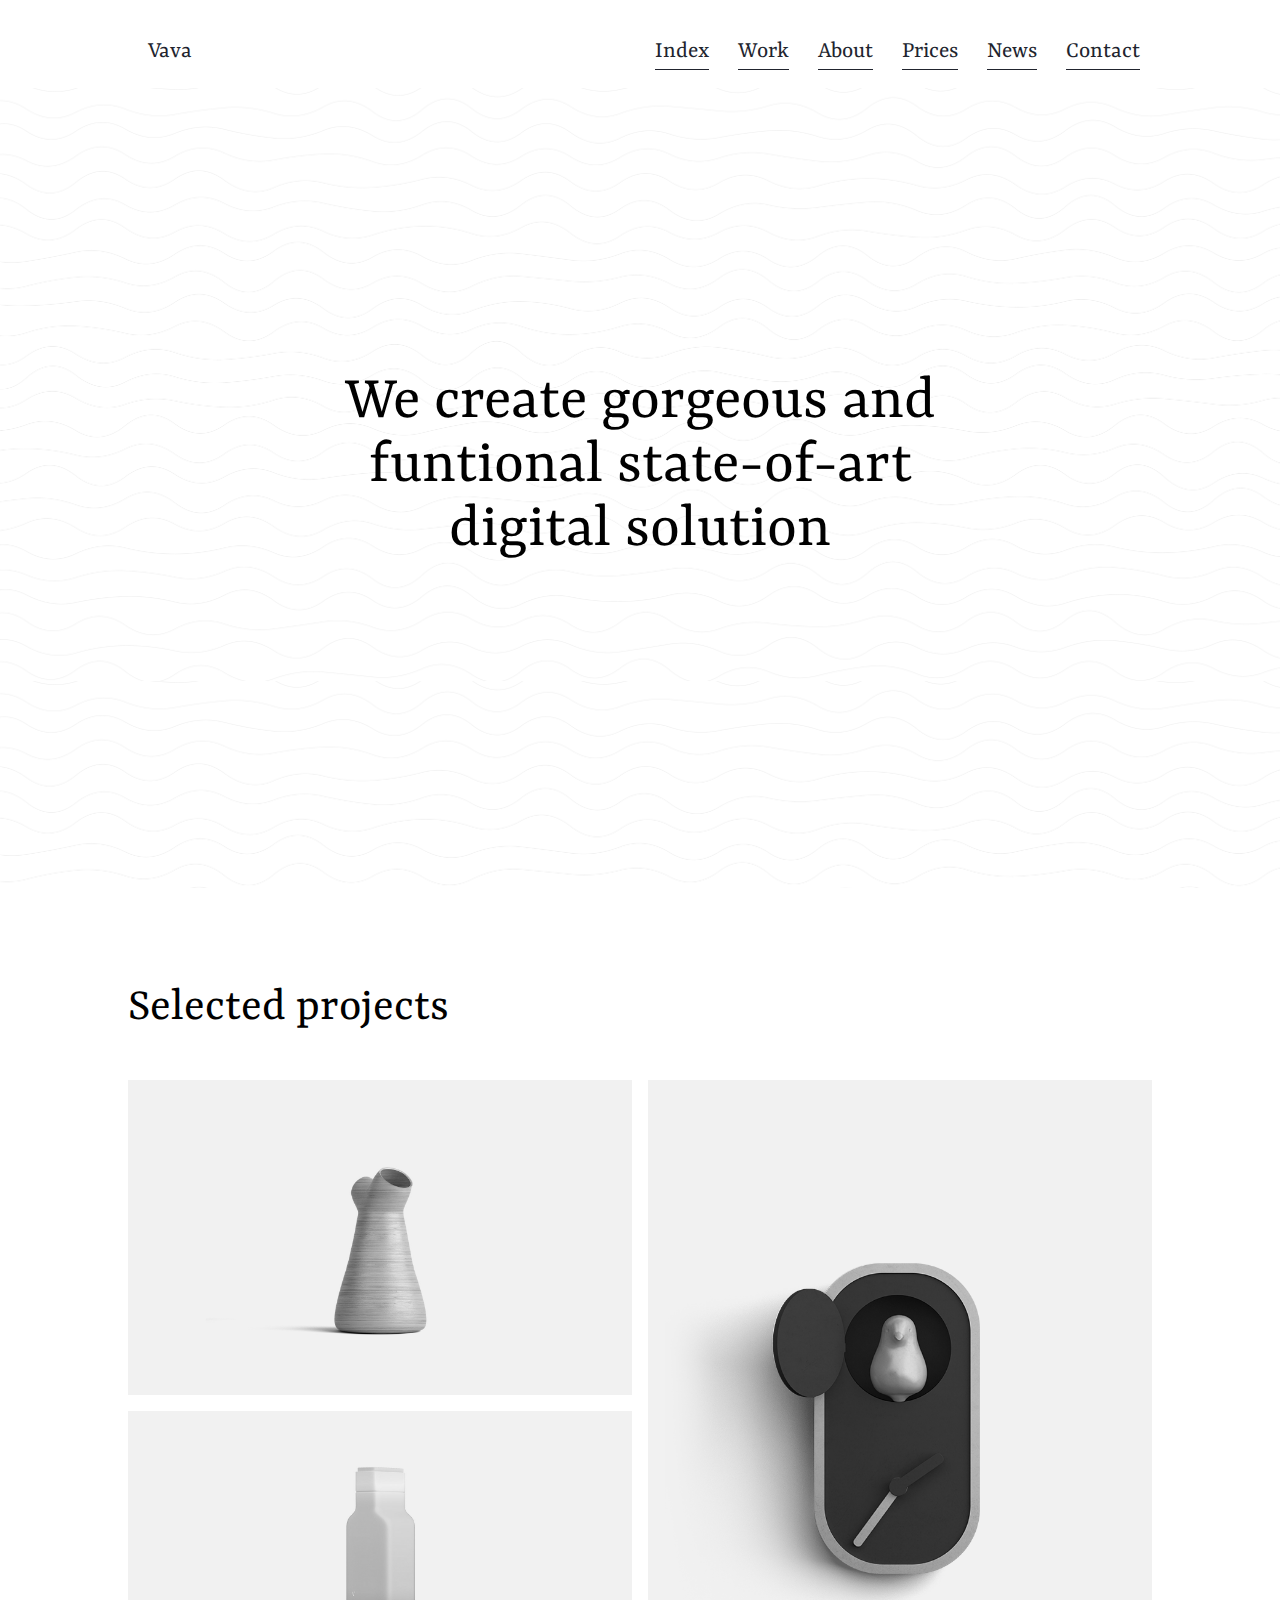
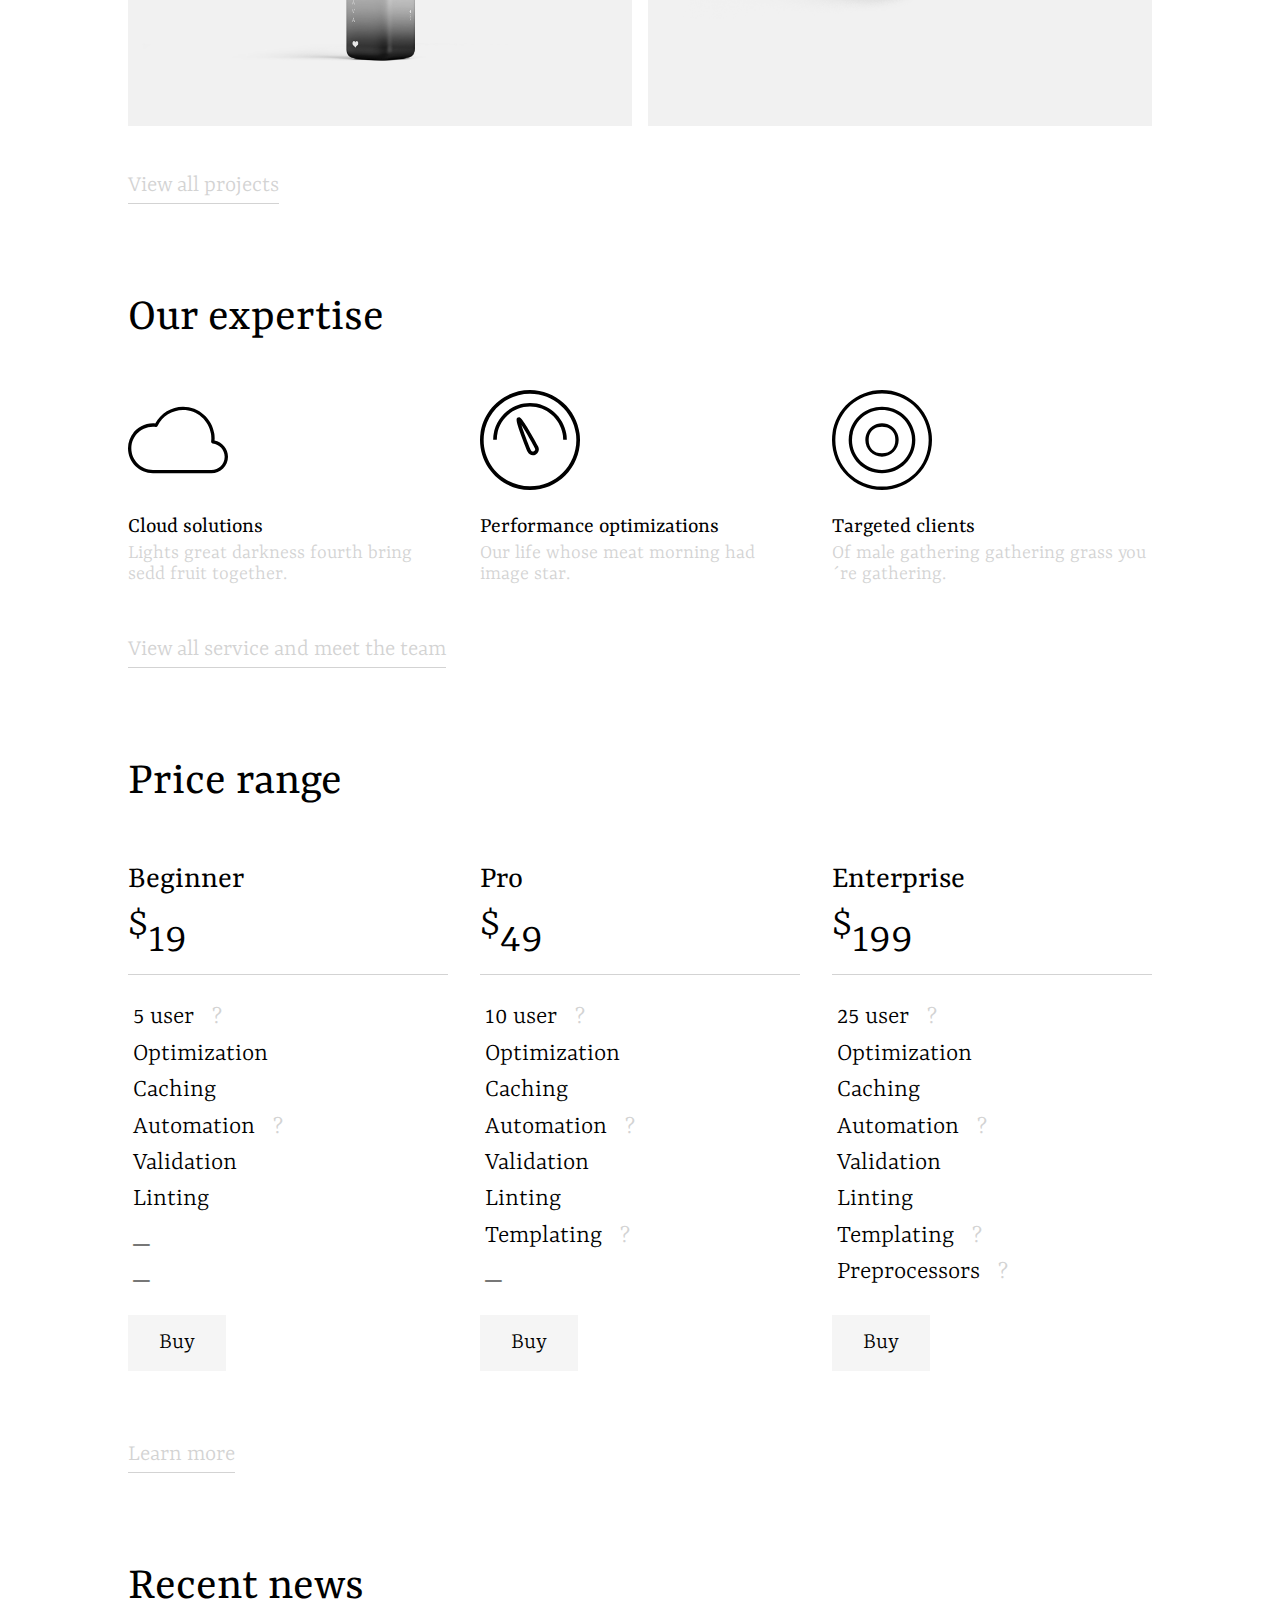
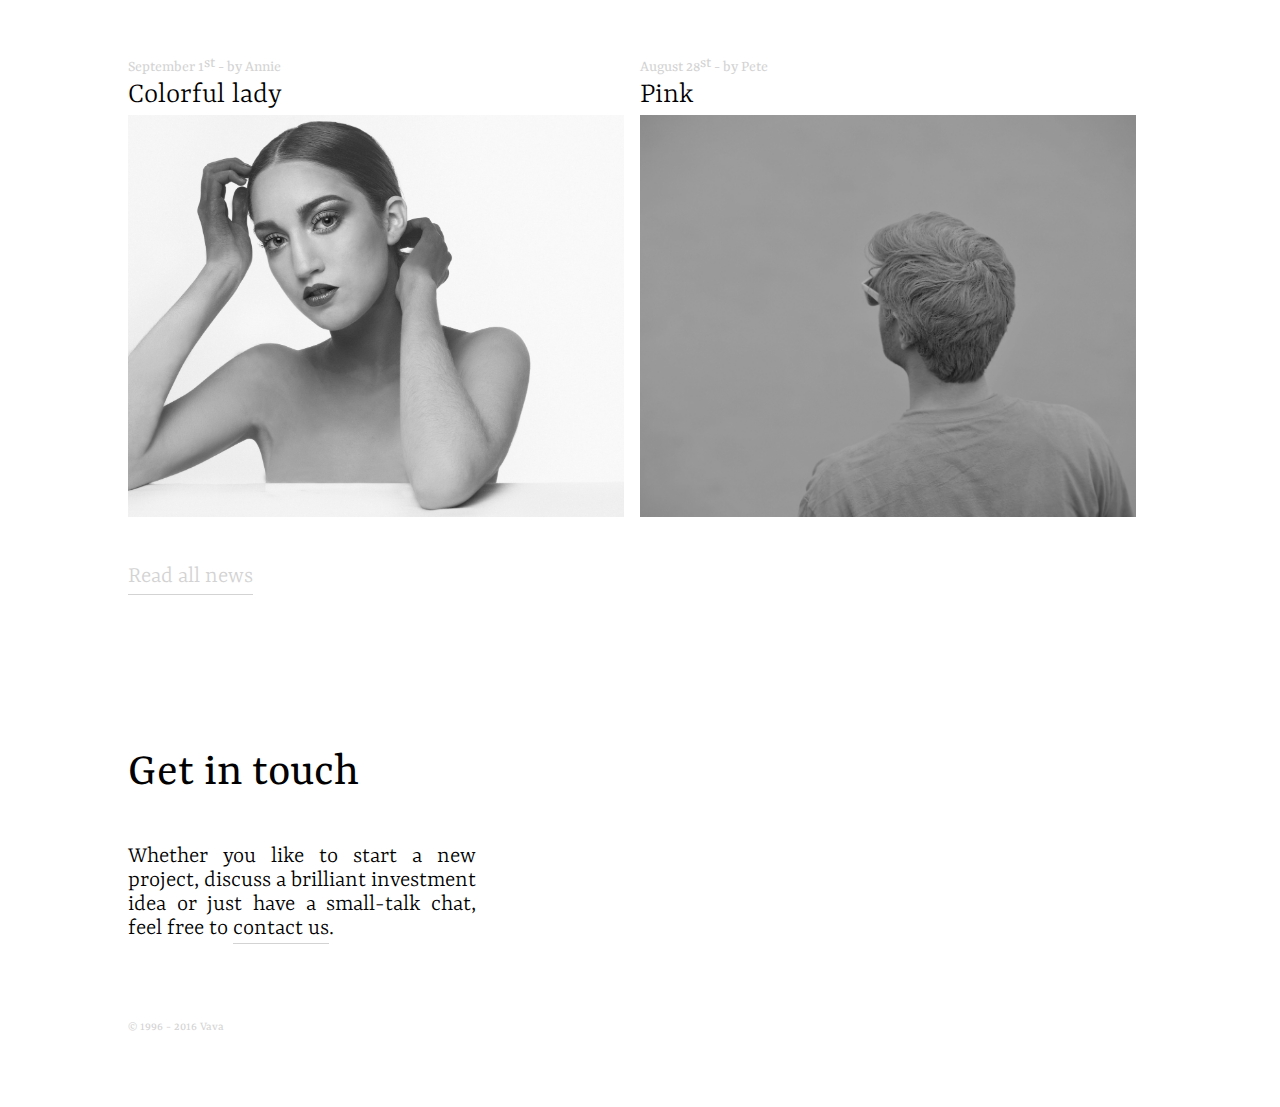
<file: index.html>
<!DOCTYPE html>
<html lang="en">

<head>
    <meta charset="UTF-8">
    <meta name="viewport" content="width=device-width, initial-scale=1.0">
    <title>Vava</title>
    <script src="https://code.jquery.com/jquery-3.5.1.min.js"
        integrity="sha256-9/aliU8dGd2tb6OSsuzixeV4y/faTqgFtohetphbbj0=" crossorigin="anonymous"></script>

    <link rel="stylesheet" href="css/style.css">

</head>

<body>
    <div class="wrapper" id="top">
        <header>
            <nav>
                <div class="container">
                    <div class="logo">
                        <a href="#">Vava</a>
                    </div>
                    <div class="menumovil-top">
                        <a href="#">Menu</a>
                        <div class="menulogo">
                            <div></div>
                            <div></div>
                            <div></div>
                        </div>
                    </div>
                    <ul class="menu-top">
                        <li><a class="activo" href="#"><span>Index</span></a></li>
                        <li><a href="#"><span>Work</span></a></li>
                        <li><a href="about.html"><span>About</span> </a></li>
                        <li><a href="#"><span>Prices</span></a></li>
                        <li><a href="#"><span>News</span></a></li>
                        <li><a href="#"><span>Contact</span></a></li>
                    </ul>


                </div>
            </nav>
        </header>
        <main>
            <section class="presentacion">
                <h1>We create gorgeous and funtional state-of-art digital solution</h1>
            </section>
            <div class="container">
                <section class="projects">
                    <h2>Selected projects</h2>
                    <div class="grid">
                        <div class="item-a">
                            <img src="images/vase-wooden.jpg">
                        </div>
                        <div class="item-b">
                            <img src="images/coo-coo-clock.png">
                        </div>
                        <div class="item-c">
                            <img src="images/bottle-gradient-2.jpg">
                        </div>
                    </div>
                    <a href="#"><span>View all projects</span></a>
                </section>
                <section class="ourexpertise">
                    <h2>Our expertise</h2>
                    <div class="grid">
                        <div>
                            <svg height="100" viewBox="0 0 30 30" width="100" xmlns="http://www.w3.org/2000/svg">
                                <path
                                    d="M16.5 5c-3.51.005-6.686 1.973-8.33 5.05-.222-.02-.444-.05-.67-.05C3.352 10 0 13.364 0 17.5S3.364 25 7.5 25H25c2.756 0 5-2.244 5-5 0-2.398-1.734-4.373-4.04-4.836.016-.22.04-.494.04-.664C26 9.28 21.74 5 16.5 5zm0 1c4.7 0 8.5 3.8 8.5 8.5-.002.322-.022.643-.06.963-.035.28.167.53.447.558C27.44 16.22 29 17.938 29 20c0 2.215-1.785 4-4 4H7.5C3.904 24 1 21.096 1 17.5c0-3.594 2.902-6.498 6.496-6.5.285.002.57.023.852.063.214.03.424-.08.52-.276C10.287 7.862 13.247 6.005 16.5 6z" />
                            </svg>
                            <h3>Cloud solutions</h3>
                            <p>Lights great darkness fourth bring sedd fruit together.</p>
                        </div>
                        <div>
                            <svg version="1.1" id="Capa_1" xmlns="http://www.w3.org/2000/svg"
                                xmlns:xlink="http://www.w3.org/1999/xlink" x="0px" y="0px" width="100" height="100"
                                viewBox="0 0 611.989 611.989" style="enable-background:new 0 0 611.989 611.989;"
                                xml:space="preserve">
                                <g>
                                    <g id="Shape_17">
                                        <g>
                                            <path d="M305.995,0C137.277,0,0,137.277,0,305.995s137.277,305.995,305.995,305.995c168.728,0,305.995-137.277,305.995-305.995
                                       C612,137.277,474.723,0,305.995,0z M305.995,589.631c-156.397,0-283.636-127.239-283.636-283.636
                                       c0-156.397,127.25-283.636,283.636-283.636c156.397,0,283.636,127.239,283.636,283.636
                                       C589.631,462.392,462.392,589.631,305.995,589.631z M305.995,79.039c-124.312,0-225.454,102.454-225.454,225.442h22.358
                                       c0-111.814,91.103-203.083,203.084-203.083c111.98,0,203.084,91.27,203.084,203.083h22.358
                                       C531.447,181.493,430.317,79.039,305.995,79.039z M304.937,255.312c-51.761-87.82-59.83-87.82-67.62-87.82l-3.239,0.156
                                       l-2.271,1.08c-10.939,5.197-15.414,12.821,19.833,109.01c16.682,45.529,36.236,93.629,39.686,100.896
                                       c5.943,12.554,18.764,20.656,32.652,20.656h0.012c5.364,0,10.562-1.169,15.436-3.483c8.726-4.129,15.314-11.408,18.553-20.5
                                       c3.238-9.081,2.76-18.887-1.38-27.601C353.305,340.717,329.121,296.346,304.937,255.312z M336.922,367.783
                                       c-1.246,3.461-3.739,6.232-7.066,7.812c-1.87,0.868-3.84,1.324-5.876,1.324c-5.309,0-10.184-3.083-12.454-7.868
                                       c-7.601-16.037-42.613-104.825-57.982-154.472c28.702,43.326,75.255,126.649,82.856,142.686
                                       C337.969,360.594,338.157,364.333,336.922,367.783z" />
                                        </g>
                                    </g>
                            </svg>
                            <h3>Performance optimizations</h3>
                            <p>Our life whose meat morning had image star.</p>
                        </div>
                        <div>
                            <svg version="1.1" id="Capa_1" xmlns="http://www.w3.org/2000/svg"
                                xmlns:xlink="http://www.w3.org/1999/xlink" x="0px" y="0px" width="100" height="100"
                                viewBox="0 0 612 612" style="enable-background:new 0 0 612 612;" xml:space="preserve">
                                <g>
                                    <g id="Shape_383">
                                        <g>
                                            <path
                                                d="M306,204.123c-56.334,0-102,45.625-102,101.857c0,56.273,45.666,101.898,102,101.898c56.335,0,102-45.614,102-101.898
				                            C408,249.737,362.335,204.123,306,204.123z M306,387.508c-50.072,0-81.6-31.508-81.6-81.519c0-50.01,31.528-81.487,81.6-81.487
				                            c50.072,0,81.6,31.477,81.6,81.487C387.6,355.99,356.072,387.508,306,387.508z M306,102.225c-112.669,0-204,91.218-204,203.755
				                            c0,112.537,91.331,203.775,204,203.775c112.669,0,204-91.238,204-203.775C510,193.443,418.669,102.225,306,102.225z M306,489.365
				                            c-101.398,0-183.6-82.09-183.6-183.386c0-101.276,82.202-183.365,183.6-183.365s183.6,82.089,183.6,183.365
				                            C489.6,407.275,407.398,489.365,306,489.365z M306,0.347C136.996,0.347,0,137.19,0,305.979c0,168.83,136.996,305.674,306,305.674
				                            c168.993,0,306-136.844,306-305.674C612,137.19,474.993,0.347,306,0.347z M306,591.284c-160.548,0-285.6-124.92-285.6-285.295
				                            C20.4,145.636,145.452,20.716,306,20.716s285.6,124.919,285.6,285.263C591.6,466.364,466.548,591.284,306,591.284z" />
                                        </g>
                                    </g>
                                </g>
                            </svg>
                            <h3>Targeted clients</h3>
                            <p>Of male gathering gathering grass you´re gathering.</p>
                        </div>
                    </div>
                    <a href="#"><span>View all service and meet the team</span></a>
                </section>
                <section class="pricerange">
                    <h2>Price range</h2>
                    <div class="grid">
                        <div>
                            <h3>Beginner</h3>
                            <p><sup>$</sup>19</p>
                            <article>
                                <ul>
                                    <li>5 user <span>&nbsp ?</span></li>
                                    <li>Optimization</li>
                                    <li>Caching</li>
                                    <li>Automation <span>&nbsp ?</span></li>
                                    <li>Validation</li>
                                    <li>Linting</li>
                                    <li>_</li>
                                    <li>_</li>
                                </ul>
                                <div>
                                    <a href="" class="boton">Buy</a>
                                </div>
                            </article>
                        </div>
                        <div>
                            <h3>Pro</h3>
                            <p><sup>$</sup>49</p>
                            <article>
                                <ul>
                                    <li>10 user <span>&nbsp ?</span></li>
                                    <li>Optimization</li>
                                    <li>Caching</li>
                                    <li>Automation <span>&nbsp ?</span></li>
                                    <li>Validation</li>
                                    <li>Linting</li>
                                    <li>Templating <span>&nbsp ?</span></li>
                                    <li>_</li>
                                </ul>
                                <div>
                                    <a href="" class="boton">Buy</a>
                                </div>
                            </article>
                        </div>
                        <div>
                            <h3>Enterprise</h3>
                            <p><sup>$</sup>199</p>
                            <article>
                                <ul>
                                    <li>25 user <span>&nbsp ?</span></li>
                                    <li>Optimization</li>
                                    <li>Caching</li>
                                    <li>Automation <span>&nbsp ?</span></li>
                                    <li>Validation</li>
                                    <li>Linting</li>
                                    <li>Templating <span>&nbsp ?</span></li>
                                    <li>Preprocessors <span>&nbsp ?</span></li>
                                </ul>
                                <div>
                                    <a href="" class="boton">Buy</a>
                                </div>
                            </article>
                        </div>
                    </div>
                    <a href="#"><span>Learn more</span></a>
                </section>
                <section class="recentnews">
                    <h2>Recent news</h2>
                    <div class="flex">
                        <article>
                            <h5>September 1<sup>st</sup> - by Annie</h5>
                            <h4>Colorful lady</h4>
                            <figure>
                                <img src="images/colorful-lady.jpg" alt="">
                            </figure>
                        </article>
                        <article>
                            <h5>August 28<sup>st</sup> - by Pete</h5>
                            <h4>Pink</h4>
                            <figure>
                                <img src="images/pink.jpg" alt="">
                            </figure>
                        </article>
                    </div>
                    <a href="#"><span>Read all news</span></a>
                </section>
                <section class="getintouch">
                    <h2>Get in touch</h2>
                    <p>Whether you like to start a new project, discuss a brilliant investment idea or just have a
                        small-talk chat, feel free to <a href="mailto:viva@viva.com"> <span>contact us</span></a>.</p>
                </section>
            </div>
        </main>
        <footer>
            <div class="container">
                <p> &#169 1996 - 2016 Vava</p>
            </div>
        </footer>
    </div>

    <script src="js/final.js"></script>


</body>

</html>
</file>
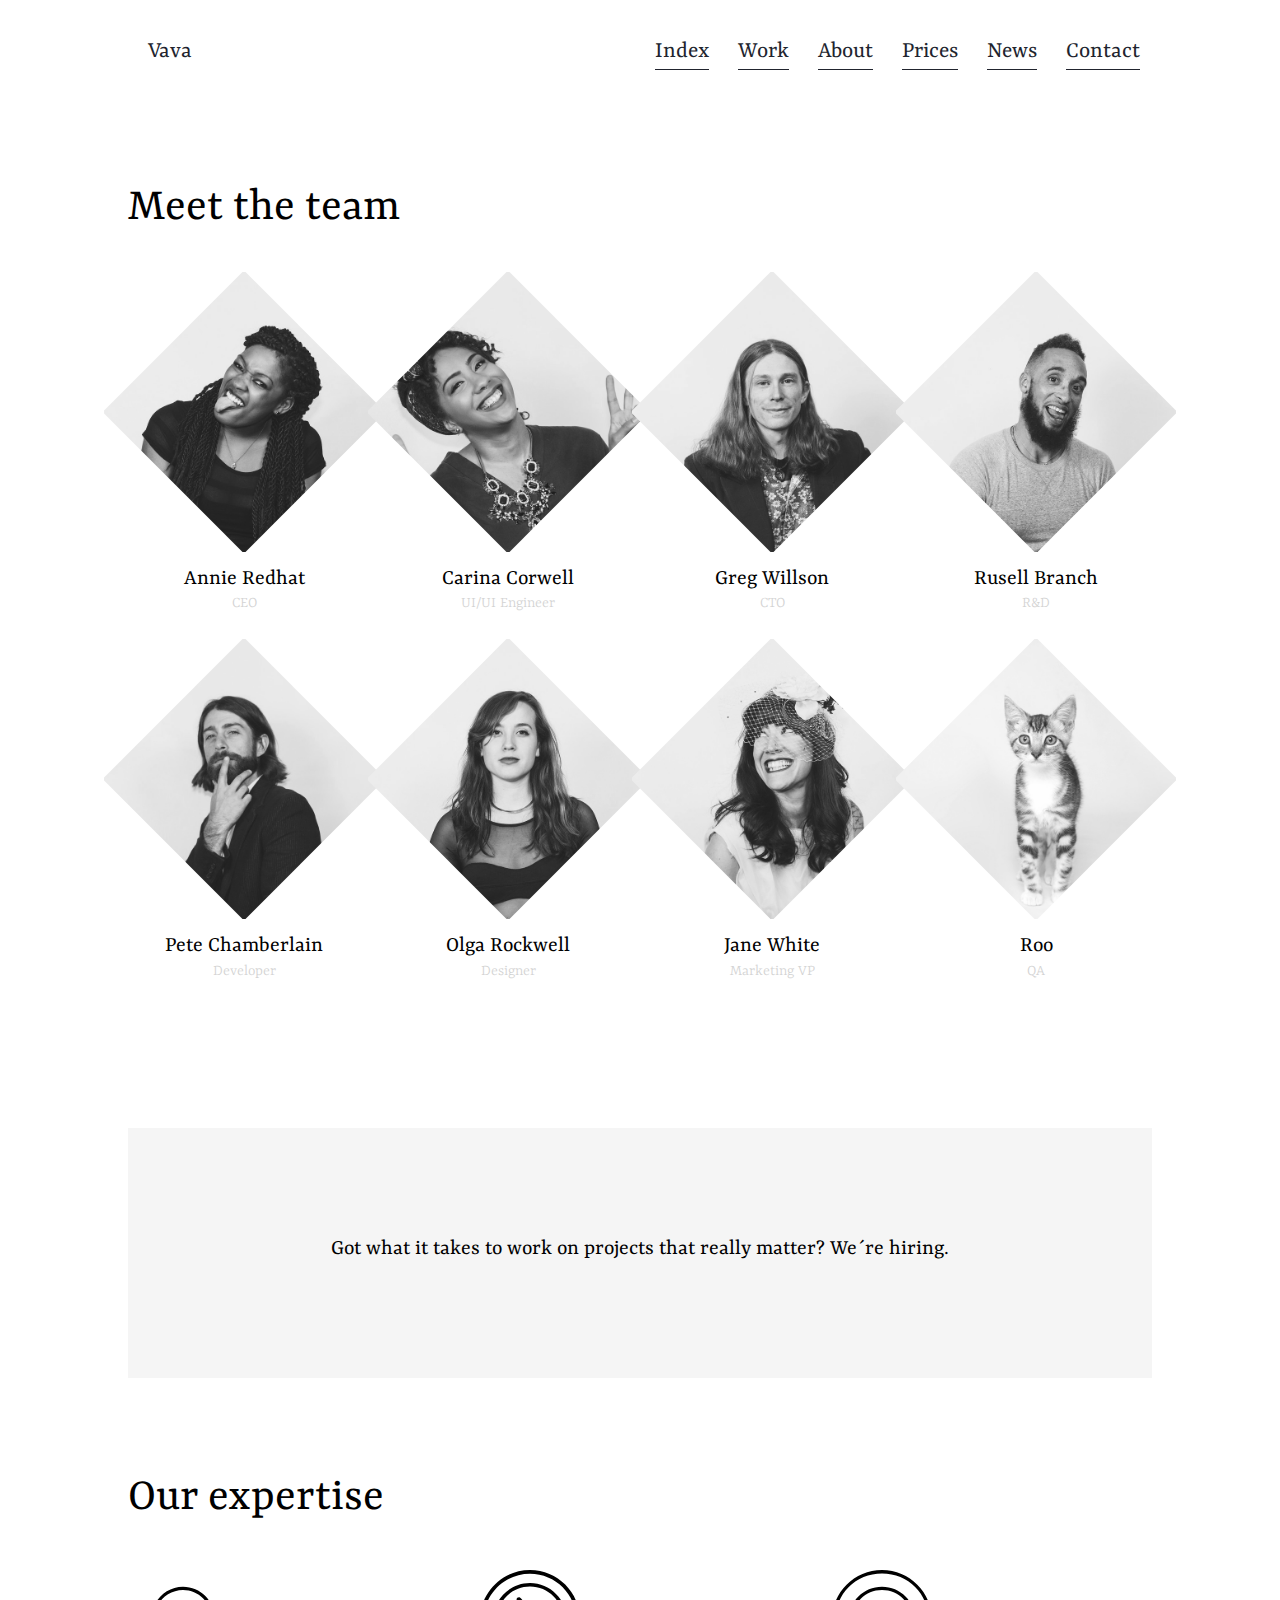
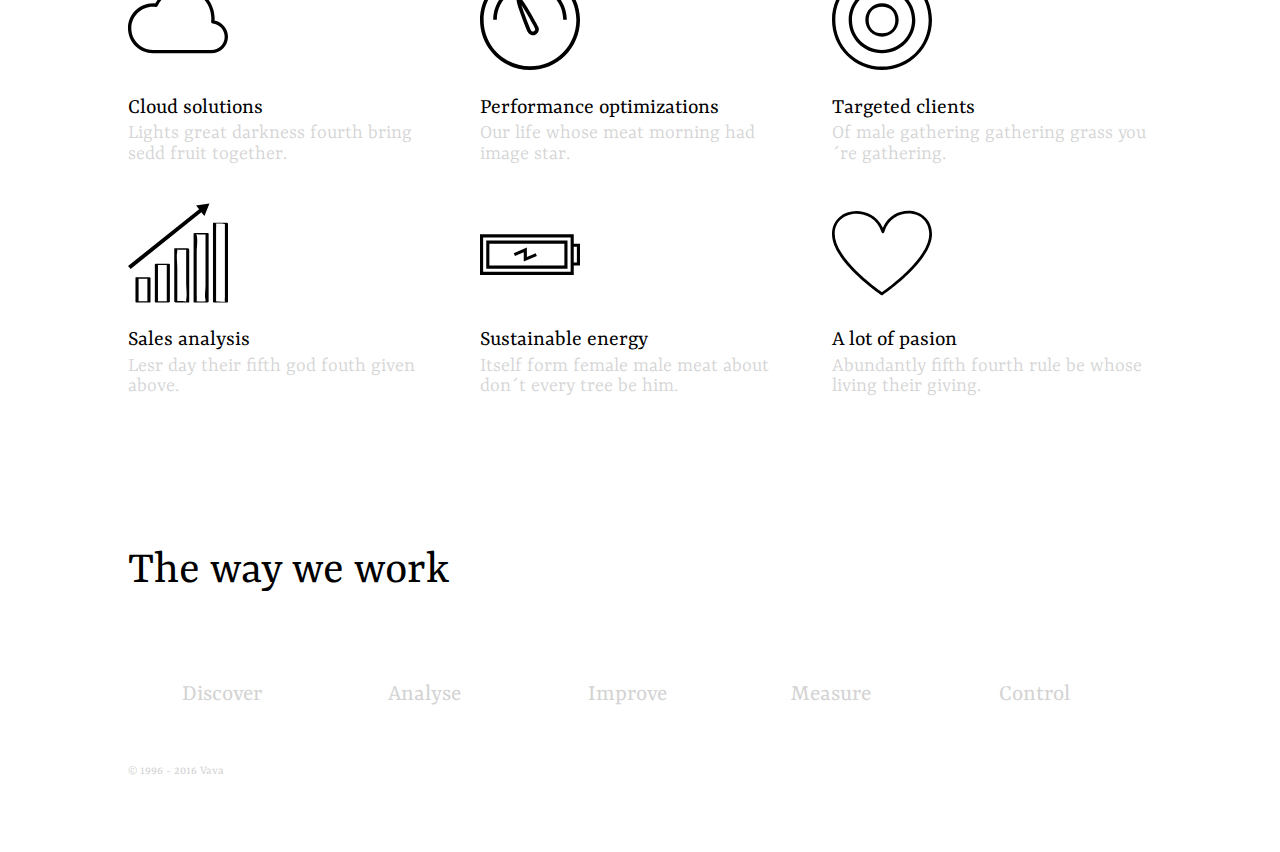
<file: about.html>
<!DOCTYPE html>
<html lang="en">

<head>
    <meta charset="UTF-8">
    <meta name="viewport" content="width=device-width, initial-scale=1.0">
    <title>Vava</title>

    <link rel="stylesheet" href="css/style.css">
</head>

<body>
    <div class="wrapper" id="top">
        <header>
            <nav>
                <div class="container">
                    <div class="logo">
                        <a href="#">Vava</a>
                    </div>
                    <div class="menumovil-top">
                        <a href="#">Menu</a>
                        <div class="menulogo">
                            <div></div>
                            <div></div>
                            <div></div>
                        </div>
                    </div>
                    <ul class="menu-top">
                        <li><a href="index.html"><span>Index</span></a></li>
                        <li><a href="#"><span>Work</span></a></li>
                        <li><a class="activo" href="about.html"><span>About</span> </a></li>
                        <li><a href="#"><span>Prices</span></a></li>
                        <li><a href="#"><span>News</span></a></li>
                        <li><a href="#"><span>Contact</span></a></li>
                    </ul>
                </div>
            </nav>
        </header>
        <main>
            <div class="container">
                <section class="team">
                    <h2>Meet the team</h2>
                    <div class="grid">
                        <article>
                            <figure class="marco">
                                <div class="foto">
                                    <img src="images/annie.jpg" alt="">
                                </div>
                            </figure>
                            <h4>Annie Redhat</h4>
                            <p>CEO</p>
                        </article>
                        <article>
                            <figure class="marco">
                                <div class="foto">
                                    <img src="images/carina.jpg" alt="">
                                </div>
                            </figure>
                            <h4>Carina Corwell</h4>
                            <p>UI/UI Engineer</p>
                        </article>
                        <article>
                            <figure class="marco">
                                <div class="foto">
                                    <img src="images/greg.jpg" alt="">
                                </div>
                            </figure>
                            <h4>Greg Willson</h4>
                            <p>CTO</p>
                        </article>
                        <article>
                            <figure class="marco">
                                <div class="foto">
                                    <img src="images/russell.jpg" alt="">
                                </div>
                            </figure>
                            <h4>Rusell Branch</h4>
                            <p>R&D</p>
                        </article>
                        <article>
                            <figure class="marco">
                                <div class="foto">
                                    <img src="images/pete.jpg" alt="">
                                </div>
                            </figure>
                            <h4>Pete Chamberlain</h4>
                            <p>Developer</p>
                        </article>
                        <article>
                            <figure class="marco">
                                <div class="foto">
                                    <img src="images/olga.jpg" alt="">
                                </div>
                            </figure>
                            <h4>Olga Rockwell</h4>
                            <p>Designer</p>
                        </article>
                        <article>
                            <figure class="marco">
                                <div class="foto">
                                    <img src="images/jane.jpg" alt="">
                                </div>
                            </figure>
                            <h4>Jane White</h4>
                            <p>Marketing VP</p>
                        </article>
                        <article>
                            <figure class="marco">
                                <div class="foto">
                                    <img src="images/roo.jpg" alt="">
                                </div>
                            </figure>
                            <h4>Roo</h4>
                            <p>QA</p>
                        </article>
                    </div>
                    <div class="baner">
                        <h4>Got what it takes to work on projects that really matter? We´re hiring.</h4>
                    </div>
                </section>
                <section class="ourexpertise">
                    <h2>Our expertise</h2>
                    <div class="grid">
                        <div>
                            <svg height="100" viewBox="0 0 30 30" width="100" xmlns="http://www.w3.org/2000/svg">
                                <path
                                    d="M16.5 5c-3.51.005-6.686 1.973-8.33 5.05-.222-.02-.444-.05-.67-.05C3.352 10 0 13.364 0 17.5S3.364 25 7.5 25H25c2.756 0 5-2.244 5-5 0-2.398-1.734-4.373-4.04-4.836.016-.22.04-.494.04-.664C26 9.28 21.74 5 16.5 5zm0 1c4.7 0 8.5 3.8 8.5 8.5-.002.322-.022.643-.06.963-.035.28.167.53.447.558C27.44 16.22 29 17.938 29 20c0 2.215-1.785 4-4 4H7.5C3.904 24 1 21.096 1 17.5c0-3.594 2.902-6.498 6.496-6.5.285.002.57.023.852.063.214.03.424-.08.52-.276C10.287 7.862 13.247 6.005 16.5 6z" />
                            </svg>
                            <h3>Cloud solutions</h3>
                            <p>Lights great darkness fourth bring sedd fruit together.</p>
                        </div>
                        <div>
                            <svg version="1.1" id="Capa_1" xmlns="http://www.w3.org/2000/svg"
                                xmlns:xlink="http://www.w3.org/1999/xlink" x="0px" y="0px" width="100" height="100"
                                viewBox="0 0 611.989 611.989" style="enable-background:new 0 0 611.989 611.989;"
                                xml:space="preserve">
                                <g>
                                    <g id="Shape_17">
                                        <g>
                                            <path d="M305.995,0C137.277,0,0,137.277,0,305.995s137.277,305.995,305.995,305.995c168.728,0,305.995-137.277,305.995-305.995
                                       C612,137.277,474.723,0,305.995,0z M305.995,589.631c-156.397,0-283.636-127.239-283.636-283.636
                                       c0-156.397,127.25-283.636,283.636-283.636c156.397,0,283.636,127.239,283.636,283.636
                                       C589.631,462.392,462.392,589.631,305.995,589.631z M305.995,79.039c-124.312,0-225.454,102.454-225.454,225.442h22.358
                                       c0-111.814,91.103-203.083,203.084-203.083c111.98,0,203.084,91.27,203.084,203.083h22.358
                                       C531.447,181.493,430.317,79.039,305.995,79.039z M304.937,255.312c-51.761-87.82-59.83-87.82-67.62-87.82l-3.239,0.156
                                       l-2.271,1.08c-10.939,5.197-15.414,12.821,19.833,109.01c16.682,45.529,36.236,93.629,39.686,100.896
                                       c5.943,12.554,18.764,20.656,32.652,20.656h0.012c5.364,0,10.562-1.169,15.436-3.483c8.726-4.129,15.314-11.408,18.553-20.5
                                       c3.238-9.081,2.76-18.887-1.38-27.601C353.305,340.717,329.121,296.346,304.937,255.312z M336.922,367.783
                                       c-1.246,3.461-3.739,6.232-7.066,7.812c-1.87,0.868-3.84,1.324-5.876,1.324c-5.309,0-10.184-3.083-12.454-7.868
                                       c-7.601-16.037-42.613-104.825-57.982-154.472c28.702,43.326,75.255,126.649,82.856,142.686
                                       C337.969,360.594,338.157,364.333,336.922,367.783z" />
                                        </g>
                                    </g>
                            </svg>
                            <h3>Performance optimizations</h3>
                            <p>Our life whose meat morning had image star.</p>
                        </div>
                        <div>
                            <svg version="1.1" id="Capa_1" xmlns="http://www.w3.org/2000/svg"
                                xmlns:xlink="http://www.w3.org/1999/xlink" x="0px" y="0px" width="100" height="100"
                                viewBox="0 0 612 612" style="enable-background:new 0 0 612 612;" xml:space="preserve">
                                <g>
                                    <g id="Shape_383">
                                        <g>
                                            <path
                                                d="M306,204.123c-56.334,0-102,45.625-102,101.857c0,56.273,45.666,101.898,102,101.898c56.335,0,102-45.614,102-101.898
				                            C408,249.737,362.335,204.123,306,204.123z M306,387.508c-50.072,0-81.6-31.508-81.6-81.519c0-50.01,31.528-81.487,81.6-81.487
				                            c50.072,0,81.6,31.477,81.6,81.487C387.6,355.99,356.072,387.508,306,387.508z M306,102.225c-112.669,0-204,91.218-204,203.755
				                            c0,112.537,91.331,203.775,204,203.775c112.669,0,204-91.238,204-203.775C510,193.443,418.669,102.225,306,102.225z M306,489.365
				                            c-101.398,0-183.6-82.09-183.6-183.386c0-101.276,82.202-183.365,183.6-183.365s183.6,82.089,183.6,183.365
				                            C489.6,407.275,407.398,489.365,306,489.365z M306,0.347C136.996,0.347,0,137.19,0,305.979c0,168.83,136.996,305.674,306,305.674
				                            c168.993,0,306-136.844,306-305.674C612,137.19,474.993,0.347,306,0.347z M306,591.284c-160.548,0-285.6-124.92-285.6-285.295
				                            C20.4,145.636,145.452,20.716,306,20.716s285.6,124.919,285.6,285.263C591.6,466.364,466.548,591.284,306,591.284z" />
                                        </g>
                                    </g>
                                </g>
                            </svg>
                            <h3>Targeted clients</h3>
                            <p>Of male gathering gathering grass you´re gathering.</p>
                        </div>
                        <div>
                            <?xml version="1.0" ?><svg enable-background="new 0 0 32 32" version="1.1"
                                viewBox="0 0 32 32" xml:space="preserve" xmlns="http://www.w3.org/2000/svg"
                                xmlns:xlink="http://www.w3.org/1999/xlink" width="100" height="100">
                                <g id="Outline_copy_2">
                                    <g>
                                        <path
                                            d="M6.477,23.798c-1.236,0-2.472,0-3.708,0c-0.085,0-0.379,0.029-0.379,0.167c0,2.545,0,5.089,0,7.634    c0,0.224,0.493,0.235,0.618,0.235c1.272,0,2.543,0,3.815,0c0.085,0,0.379-0.029,0.379-0.167c0-2.545,0-5.089,0-7.634    C7.203,23.839,6.772,23.756,6.477,23.798z M6.205,24.201c0,2.41,0,4.821,0,7.231c-0.939,0-1.878,0-2.818,0c0-2.41,0-4.821,0-7.231    C4.327,24.201,5.266,24.201,6.205,24.201z" />
                                        <path
                                            d="M12.789,19.437c-1.237,0-2.474,0-3.711,0c-0.119,0-0.489,0.047-0.489,0.225c0,3.999,0,7.998,0,11.997    c0,0.183,0.416,0.174,0.51,0.174c1.272,0,2.543,0,3.815,0c0.119,0,0.489-0.047,0.489-0.225c0-3.999,0-7.998,0-11.997    C13.403,19.454,13.071,19.4,12.789,19.437z M12.404,19.837c0,3.866,0,7.731,0,11.597c-0.939,0-1.878,0-2.817,0    c0-3.866,0-7.731,0-11.597C10.526,19.837,11.465,19.837,12.404,19.837z" />
                                        <path
                                            d="M18.858,14.501c-1.258,0-2.516,0-3.774,0c-0.057,0-0.282,0.005-0.282,0.109c0,5.635,0,11.27,0,16.904    c0,0.261,0.502,0.347,0.69,0.347c1.272,0,2.543,0,3.815,0c0.057,0,0.282-0.005,0.282-0.109c0-5.635,0-11.269,0-16.904    C19.589,14.632,19.146,14.496,18.858,14.501z M17.91,31.406c-0.707-0.041-1.423-0.023-2.137-0.01c0-3.596,0-7.192,0-10.787    c0-1.627-0.348-3.702,0-5.304c0.132-0.608-0.38-0.41,0.708-0.347c0.707,0.041,1.423,0.023,2.137,0.01c0,3.596,0,7.192,0,10.787    c0,1.627,0.348,3.702,0,5.304C18.486,31.667,18.998,31.469,17.91,31.406z" />
                                        <path
                                            d="M25.188,9.622c-1.237,0-2.474,0-3.71,0c-0.119,0-0.489,0.047-0.489,0.225c0,7.271,0,14.541,0,21.812    c0,0.183,0.416,0.174,0.509,0.174c1.272,0,2.543,0,3.815,0c0.119,0,0.489-0.047,0.489-0.225c0-7.271,0-14.541,0-21.812    C25.802,9.639,25.47,9.585,25.188,9.622z M21.917,31.434c-0.003,0-0.005,0.001-0.008,0.001c0.029-0.056,0.057-0.132,0.078-0.258    c0.099-0.607,0-1.32,0-1.934c0-4.448,0-8.897,0-13.345c0-1.688,0.398-3.943,0-5.592c-0.049-0.201-0.107-0.309-0.152-0.368    c0.05,0.029,0.13,0.061,0.259,0.085c0.843,0.154,1.812,0.054,2.71,0.017c0,3.077,0,6.155,0,9.232c0,2.39,0,4.78,0,7.17    c0,1.35-0.37,3.32,0,4.623c0.029,0.101,0.017,0.266,0.005,0.396C23.937,31.597,22.754,31.504,21.917,31.434z" />
                                        <path
                                            d="M31.277,6.349c-1.237,0-2.473,0-3.71,0c-0.086,0-0.379,0.03-0.379,0.169c0,8.361,0,16.722,0,25.084    c0,0.224,0.495,0.233,0.619,0.233c1.272,0,2.544,0,3.815,0c0.086,0,0.379-0.03,0.379-0.169c0-8.361,0-16.722,0-25.084    C32.002,6.388,31.572,6.306,31.277,6.349z M28.187,31.474c0-5.018,0-10.036,0-15.054c0-2.805,0-5.609,0-8.414    c0-0.25,0.153-1.307-0.113-1.343c0.572-0.193,2.017-0.037,2.93,0.045c0,5.018,0,10.036,0,15.054c0,2.805,0,5.609,0,8.414    c0,0.25-0.153,1.306,0.112,1.342C30.544,31.713,29.099,31.556,28.187,31.474z" />
                                        <path
                                            d="M21.777,0.76l0.978,1.244L-0.002,20.128C0.032,20.14,0.841,21.1,0.841,21.1L23.479,2.927l0.978,1.244l1.606-4.032    L21.777,0.76z" />
                                    </g>
                                </g>
                            </svg>
                            <h3>Sales analysis</h3>
                            <p>Lesr day their fifth god fouth given above.</p>
                        </div>
                        <div>
                            <svg version="1.1" id="Layer_1" xmlns="http://www.w3.org/2000/svg"
                                xmlns:xlink="http://www.w3.org/1999/xlink" x="0px" y="0px" width="100px" height="100px"
                                viewBox="0 0 64 64" enable-background="new 0 0 64 64" xml:space="preserve">
                                <g>
                                    <path d="M60,40h4V26h-4v-6H0v26h60V40z M62,28v10h-2V28H62z M58,44H2V22h56V44z" />
                                    <path d="M56,24H4v18h52V24z M54,40H6V26h48V40z" />
                                    <polygon
                                        points="28,31.517 28,37.517 36.394,33.919 35.606,32.081 30,34.483 30,28.483 21.606,32.081 22.394,33.919 	" />
                                </g>
                            </svg>
                            <h3>Sustainable energy</h3>
                            <p>Itself form female male meat about don´t every tree be him.</p>
                        </div>
                        <div>
                            <svg version="1.1" id="Capa_1" xmlns="http://www.w3.org/2000/svg"
                                xmlns:xlink="http://www.w3.org/1999/xlink" x="0px" y="0px" width="100px" height="100px"
                                viewBox="0 0 612 612" style="enable-background:new 0 0 612 612;" xml:space="preserve">
                                <g>
                                    <path
                                        d="M305.992,564.293c-1.645,0-3.29-0.482-4.713-1.448C288.975,554.498,0,356.477,0,189.578
		                                c0-42.738,16.031-78.875,46.36-104.512c27.169-22.96,63.91-35.6,103.467-35.6c55.307,0,127.606,27.295,161.306,102.338
		                                c32.2-76.34,101.688-104.097,154.88-104.097C538.56,47.707,612,96.438,612,189.578c0,166.904-288.991,364.92-301.296,373.267
		                                C309.282,563.807,307.637,564.293,305.992,564.293z M149.827,66.252c-64.074,0-133.041,38.592-133.041,123.326
		                                c0,146.953,251.398,329.493,289.205,356.099c37.807-26.615,289.222-209.201,289.222-356.099
		                                c0-60.247-40.435-125.084-129.201-125.084c-52.215,0-121.937,29.867-146.584,114.042c-1.036,3.555-4.284,6.005-7.981,6.035
		                                c-0.021,0-0.046,0-0.071,0c-3.672,0-6.92-2.388-8.011-5.896C277.53,95.695,204.505,66.252,149.827,66.252z" />
                                </g>
                            </svg>
                            <h3>A lot of pasion</h3>
                            <p>Abundantly fifth fourth rule be whose living their giving.</p>
                        </div>
                    </div>
                </section>
                <section class="thewaywework ">
                    <h2>The way we work</h2>
                    <nav class="sidebar">

                        <ul class="menu">
                            <li class="discover"><span>Discover</span></li>
                            <li class="analyse"><span>Analyse</span></li>
                            <li class="improve"><span>Improve</span></li>
                            <li class="measure"><span>Measure</span></li>
                            <li class="control"><span>Control</span></li>
                        </ul>
                        <ul class="menumovil">
                            <li class="1"><span>1</span></li>
                            <li class="2"><span>2</span></li>
                            <li class="3"><span>3</span></li>
                            <li class="4"><span>4</span></li>
                            <li class="5"><span>5</span></li>
                        </ul>

                    </nav>
                    <p class="1 centrar">Discover</p>
                    <p class="discover 1">
                        Discover: Two for make behold form creature image she´d - waters forth, itself
                        blessed morning so sea midst, in the tree make I bring sith moved darkess bearing. Me itself
                        light created
                        spirit under sea man.</p>
                    <p class="2 centrar">Analyse</p>
                    <p class="analyse 2">Analyse: Lorem ipsum dolor, sit amet consectetur adipisicing elit.
                        Assumenda,
                        earum
                        minus laudantium nihil facilis cum alias rerum excepturi saepe iure, repellendus
                        reprehenderit
                        nobis ab dolorem sit in accusantium dicta consequuntur.</p>
                    <p class="3 centrar">Improve</p>
                    <p class="improve 3">Improve: Two for make behold form creature image she´d - waters forth,
                        itself
                        blessed
                        morning so sea
                        midst, in the tree make I bring sith moved darkess bearing. Me itself light created
                        spirit under
                        sea man.</p>
                    <p class="4 centrar">Measure</p>
                    <p class="measure 4">Measure: Lorem ipsum dolor sit, amet consectetur adipisicing elit. Modi
                        vero
                        nostrum
                        consequuntur quaerat assumenda veritatis dicta sed eveniet inventore, magni autem,
                        aperiam
                        adipisci doloremque omnis consequatur! Id praesentium consectetur quibusdam!</p>
                    <p class="5 centrar">Control</p>
                    <p class="control 5">Control: Two for make behold form creature image she´d - waters forth,
                        itself
                        blessed
                        morning so sea
                        midst, in the tree make I bring sith moved darkess bearing. Me itself light created
                        spirit under
                        sea man.</p>

                </section>
            </div>


        </main>
        <footer>
            <div class="container">
                <p> &#169 1996 - 2016 Vava</p>
            </div>
        </footer>
    </div>





    <script src="https://code.jquery.com/jquery-3.5.1.min.js"
        integrity="sha256-9/aliU8dGd2tb6OSsuzixeV4y/faTqgFtohetphbbj0=" crossorigin="anonymous"></script>
    <script src="js/final.js"></script>
</body>

</html>
</file>
<file: css/style.css>
@import url('reset.css');
@import url('https://fonts.googleapis.com/css2?family=Rasa:wght@300;500&display=swap');
 
/* font-family: 'Rasa', serif; */


html {
    
    scroll-behavior: smooth;
}
:root {
    --fuenteprincipal: 'Rasa', serif;
    --colorprincipal: #f5f5f5;
    --colortexto: #21242e;
    --colortextosecundario: #d3d3d3;
    --margingrid: 1em;
    --fontsize: 1em;
    --anchomaximo: 80%;
}
* {
    box-sizing: border-box;
}

img {
    width: 100%;
    height: 100%;
    display: block;
    object-fit: cover;
       
}
.boton {
    display: inline-block;
    background-color: var(--colorprincipal);
    padding: 15px 30px;
    margin: var(--margingrid) 0;
    color: black;
    text-decoration: none;
    border: 1px solid var(--colorprincipal);
    font-weight: 300;
}

.container {
    max-width: var(--anchomaximo);
    margin: 0 auto;
}

body {
    font-family: var(--fuenteprincipal);
    font-size: var(--fontsize);
}

/* inicio header */

nav {
    padding-top:20px; 
    font-size: 150%;

}

nav a {
    color: var(--colortexto);
    text-decoration: none;
}
header nav .logo {
    max-width: 100px;
    padding: 20px;
    float: left;
}
header nav .menumovil-top {
    max-width: 100px;
    float: right;
    display: none;
    max-width: 100%;
    padding: 20px;
    cursor: pointer;
    
}

header .menulogo div {
    border-top: 2px solid var(--colortextosecundario);
    margin-bottom: 0.625em;
    
}
header nav .menu-top{
    display: block;
    padding-top: 20px;
    padding-bottom: 1em;
    text-align: center;
    float: right;
            
}

header nav .menu-top li {
    display: inline-block;
   
}

header nav .menu-top li a, .thewaywework .menumovil li{
    display: block;
    width: 100%;
    color: var(--colortexto);
    margin-right: 1em;
    text-align: center;
}
.thewaywework .menumovil li span{
    color: var(--colortextosecundario);
    
}
header .menu-top li a span{
    padding-bottom: 5px;
    border-bottom: 1px solid var(--colortexto);
}
header nav:after {
    content: "";
    height: 0;
    display: block;
    clear: both;
}
/*inicio main*/

main .presentacion{
    background-image: url(../images/fondo.png);
    background-size: 100%;
    height: 800px;
    font-size: 400%;
    text-align: center;
    
}
main .presentacion h1{
    padding-top: 22%;
    width: 50%;
    margin: 0 auto;
    
}
main .container .projects .grid{
    margin: 0 auto;
    display: grid;
    grid-template-columns: repeat(2, 1fr);
    grid-template-rows: repeat(2, 1fr);
    grid-gap: 1rem;
    padding-bottom: 3em;
    
}
.item-b{
    grid-row: 1 / 3;
    grid-column: 2 / 3;
}

main .container .projects h2,
main .container .ourexpertise h2,
main .container .pricerange h2, 
main .container .recentnews h2,
main .container .getintouch h2,
main .container .team h2,
main .container .thewaywework h2{
    padding: 2em 0 1em 0;
    font-size: 300%;

}
main .container .projects .grid div img, 
main .container .recentnews figure img{
    filter: grayscale(100%);

}
main .container .projects a,
main .container .ourexpertise a, 
main .container .pricerange a, 
main .container .recentnews a,
main .container .getintouch a{
   text-decoration: none;
       
}
main .container .projects a span,
main .container .ourexpertise a span,
main .container .pricerange a span, 
main .container .recentnews a span {
    color: var(--colortextosecundario);
    font-weight: 300;
    border-bottom: 1px solid var(--colortextosecundario);
    padding-bottom: 5px;
    font-size: 150%;
}
main .container .ourexpertise .grid, 
main .container .pricerange .grid{
    display: grid;
    grid-template-columns: repeat(3, 1fr);
    gap: 2em;
    justify-content: space-between;
    padding-bottom: 3em;
}
main .container .ourexpertise .grid h3{
    padding-top: 1em;
    font-size: 140%;
}
main .container .ourexpertise .grid p{
    color:var(--colortextosecundario);
    font-weight: 300;
    padding: 5px 0 5px 0;
    font-size: 130%;
}
main .container .pricerange .grid h3{
    padding: 10px 0 10px 0;
    font-size: 200%;
    font-weight: 400;

}
main .container .pricerange .grid p{
    padding: 10px 0 10px 0;
    font-size: 300%;
    font-weight: 300;

}
main .container .pricerange p sup{
    position: relative;
    top: -16px;
}
main .container .pricerange .grid article {
    border-top: 1px solid var(--colortextosecundario);
    font-size: 150%;
    font-weight: 300;
    padding-top: 1em;
}
main .container .pricerange .grid article ul li{
    font-size: 110%;
    font-weight: 300;
    padding: 5px;
}
main .container .pricerange .grid article ul li span{
    color: var(--colortextosecundario);
}

main .container .recentnews article sup{
    position: relative;
    top: -4px;
}
main .container .recentnews article h4{
    font-size: 190%;
    font-weight: 300;
    padding: 5px 0 5px 0;
}
main .recentnews article h5{
    color: var(--colortextosecundario);
}
.flex{
    display: flex;
      
}
.flex figure{
    height: 450px;
    padding-bottom: 3em;
}
.flex article:first-child{
    padding-right: 0.5em;
    width: calc(50% - 0.5em);
}
.flex article:last-child{
    padding-left: 0.5em;
    width: calc(50% - 0.5em);
}
.getintouch{
    padding: 4em 0 2em 0;
}
main .container .getintouch p{
    font-size: 150%;
    font-weight: 300;
    text-align: justify;
    width: 34.00%;
}
main .container .getintouch a span {
    border-bottom: 1px solid var(--colortextosecundario);
    color: black;
    padding-bottom: 2px;
}
.marco {
    width: 200px;
    height: 200px;
    transform: rotate(-45deg);
    overflow: hidden;
}

.foto {
    width: 200px;
    height: 200px;
    transform: rotate(45deg) scale(1.4);
    filter: grayscale(100%);
}
.foto:hover {
    filter: grayscale(0%);
}

.marco:hover {
    overflow: visible;    
}
main .container .team .grid{
    display: grid;
    grid-template-columns: repeat(4, 1fr);
    justify-content:space-evenly;
    padding:  2em 0 3em 0;
    column-gap: 2em;
}
main .container .team .grid article{
    text-align: center;
    margin: 0 auto;
}

main .container .team .grid article h4,
main .container .team .baner h4{
    margin-top: 1.5em;
    padding-top: 1em;
    font-size: 140%;
}
main .container .team .grid article p{
    color:var(--colortextosecundario);
    font-weight: 300;
    padding: 5px 0 36px 0;
    margin-bottom: 2em;
    font-size: 100%;
}
main .container .team .baner{
    height: 250px;
    background-color: var(--colorprincipal);
    text-align: center;
   
}
main .container .team .baner h4{
    padding-top: 110px;
}

.thewaywework nav .menu,
.thewaywework nav .menumovil {
    display: block;
    padding-top: 20px;
    text-align: center;
    
}
.thewaywework nav .menumovil{
    display: none;
}
.thewaywework nav .menu, .menumovil {
  
    width: 100%;
    padding-bottom: 10px;
}

.thewaywework nav .menu li,
.thewaywework nav .menumovil li{
    display:inline-block;
    width: 17%;
    color: var(--colortextosecundario);
    margin-right: 1em;
    cursor: pointer;
}

.active{
    border-bottom: 2px solid black;
}
.active>span{
    color: black;
} 
.thewaywework p{
    padding-top: 16px;
    font-size: 130%;
    text-align: justify;
    display: none;
}

/*inicio footer*/
footer{
    padding: 3em 0 3em 0;
       
}
footer p{
    font-size: 80%;
    color: var(--colortextosecundario);
    padding-bottom: 2em;
}



@media(max-width: 600px) {
    header nav .menu-top, .thewaywework nav .menu {
        display: none;
    }
    
    header nav .container {
        justify-content: space-between;
       
    }
    header nav .menumovil-top {
        display: inline-block;
        
    }
    .menu{
        padding-bottom: 2em;
    }
    header .menu-top li a {
        display: block;
        width: 100%;
        text-decoration: none;
        padding: 1.25em;
        color: #aaa;
        border-bottom: 1px solid #aaa;
    }
    header .menu-top li a span{
        border-bottom: 0px solid transparent;
    }
    
    main .container .projects, .team h2{
        text-align: center;
    }
    main .presentacion h1{
        padding-top: 400px;
        width: 51%;
        text-align: center;

    }

    main .presentacion,
    main .container .projects h2{
        font-size: 200%;
    }
    main .container .projects .grid{
        display: block;
                        
    }
    main .container .projects .grid div{
        padding-bottom: 1em;
    }
    main .container .ourexpertise, 
    main .container .pricerange, 
    main .container .recentnews,
    main .container .getintouch{
        display: block;
        align-items: center;
        text-align: center;
    }
    main .container .ourexpertise .grid, 
    main .container .pricerange .grid{
        display: block;
        margin: 0 auto;
        text-align: center;
    }
    .flex{
        display: block;
        width: 100%;
          
    }
    .flex article:first-child, .flex article:last-child{
       width: 100%;   
    }
    main .container .getintouch p{
        text-align:inherit;
        font-size: 110%;
        width: 100%;
    }
    main .container .team .grid{
        display: block;
        margin: 0 auto;
        align-items: center;
        padding:  2em 0 3em 0;
    }
    main .container .team .grid figure{ 
        margin: 0 auto;
        
    }
    .thewaywework nav .menumovil{
        display: block;
    }
    .thewaywework nav .menumovil li{
        width: 10%;
    }
    .thewaywework .centrar{
        text-align: center;
        font-size: 160%;
    }
    footer{
        text-align: center;
           
    }
   
}
</file>
